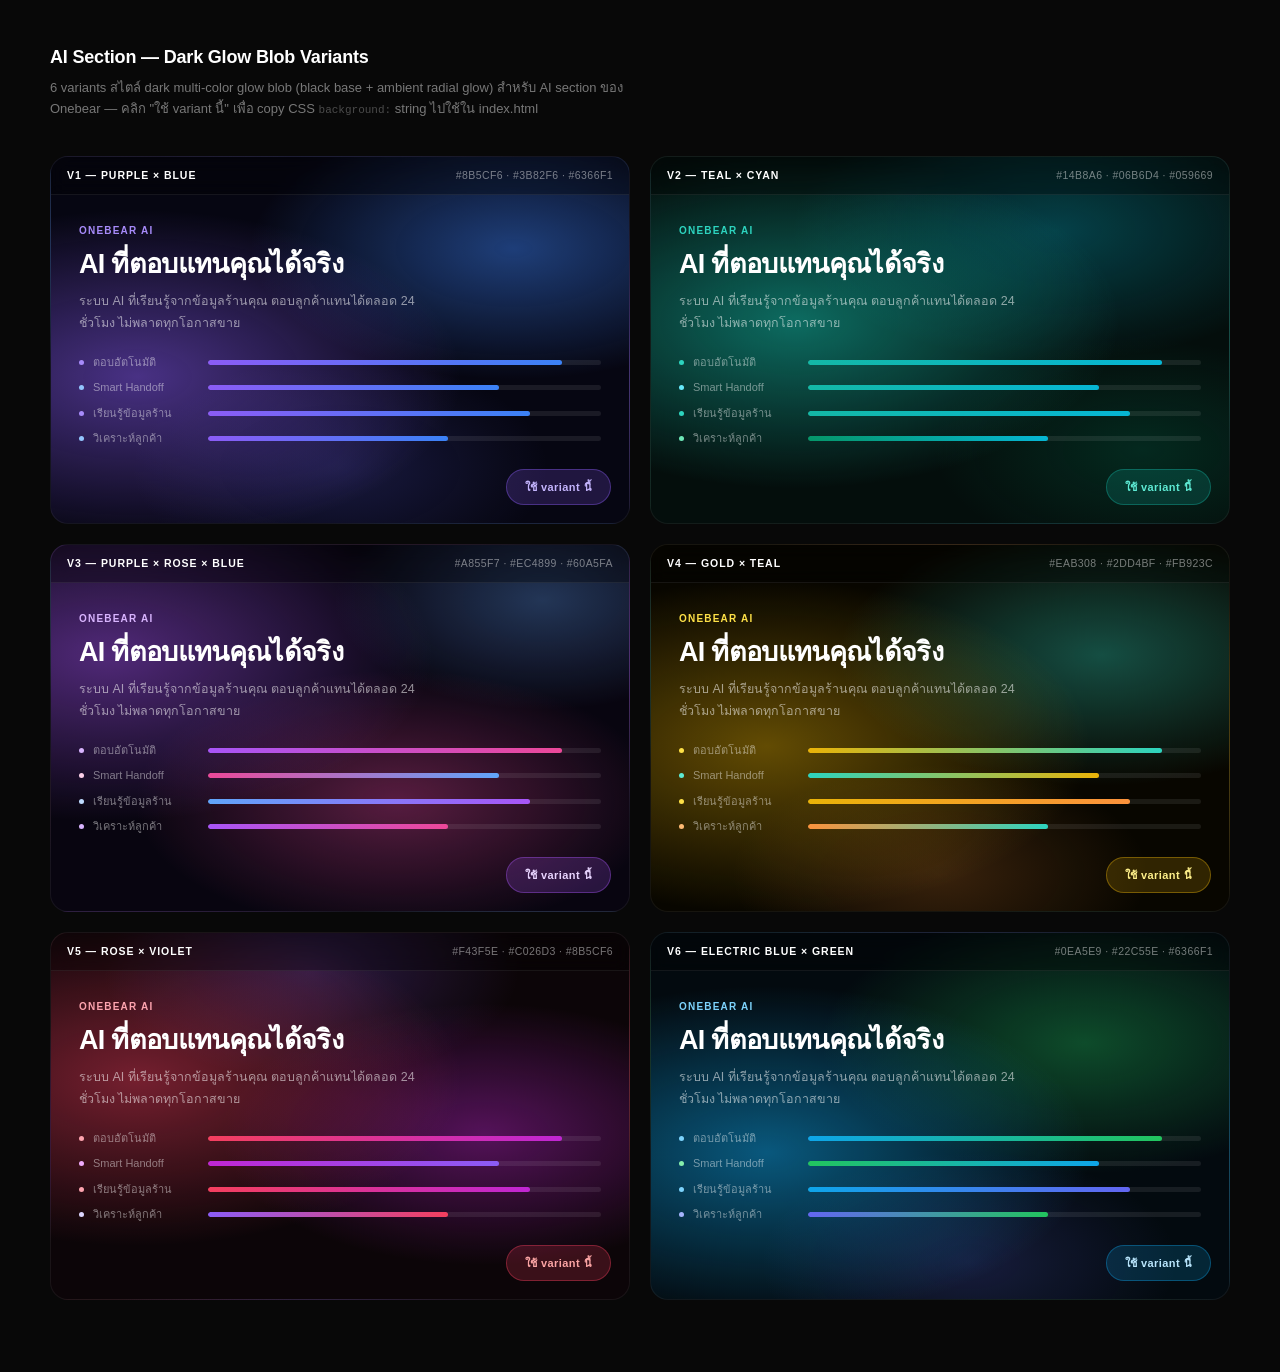
<file: _dev/ai-bg-variants.html>
<!DOCTYPE html>
<html lang="th">
<head>
<meta charset="UTF-8">
<meta name="viewport" content="width=device-width, initial-scale=1.0">
<title>AI Section — Dark Glow Blob Variants</title>

<!--
## Assumptions
- Self-contained: no external CDN, no images, no SVG backgrounds, no animation
- System font stack (ui-sans-serif / Inter family) — no Google Fonts request
- Background = pure CSS radial-gradient blobs only (per spec) — no linear-gradient base,
  solid hex color is the final layer via the CSS background shorthand
- Clipboard API with textarea fallback for older browsers
- Grid: 2×3 desktop (≥ 860px) / 1-column mobile
- Panel min-height: 280px (per spec)
- WCAG AA: white text on near-black backgrounds — all pass at > 7:1
- Focus states: 2px solid ring offset-2 in each variant's primary glow color
- prefers-reduced-motion: transitions and toast animation suppressed
- Copy button copies the full background: … ; CSS declaration string
-->

<style>
  /* ---- Reset ---- */
  *, *::before, *::after { box-sizing: border-box; margin: 0; padding: 0; }

  :root {
    --font: ui-sans-serif, -apple-system, BlinkMacSystemFont, "Segoe UI",
            "Helvetica Neue", Arial, "Noto Sans", sans-serif;
    --gap: 20px;
    --radius: 18px;
    --radius-pill: 999px;
  }

  html {
    font-family: var(--font);
    font-size: 16px;
    line-height: 1.5;
    -webkit-font-smoothing: antialiased;
    -moz-osx-font-smoothing: grayscale;
  }

  body {
    background: #080808;
    padding: 44px 24px 72px;
    color: #fff;
    min-height: 100vh;
  }

  /* ---- Page header ---- */
  .page-header {
    max-width: 1180px;
    margin: 0 auto 36px;
  }
  .page-header h1 {
    font-size: 18px;
    font-weight: 700;
    color: #fff;
    margin-bottom: 6px;
    letter-spacing: -0.01em;
  }
  .page-header p {
    font-size: 13px;
    color: rgba(255,255,255,0.45);
    max-width: 580px;
    line-height: 1.65;
  }

  /* ---- Grid ---- */
  .grid {
    display: grid;
    grid-template-columns: repeat(2, 1fr);
    gap: var(--gap);
    max-width: 1180px;
    margin: 0 auto;
  }
  @media (max-width: 860px) {
    .grid { grid-template-columns: 1fr; }
  }

  /* ---- Panel shell ---- */
  .panel {
    border-radius: var(--radius);
    overflow: hidden;
    display: flex;
    flex-direction: column;
    min-height: 280px;
    position: relative;
    border: 1px solid rgba(255,255,255,0.06);
    isolation: isolate;
  }

  /* ---- Label bar (top) ---- */
  .panel-label {
    position: relative;
    z-index: 2;
    display: flex;
    align-items: center;
    justify-content: space-between;
    gap: 12px;
    padding: 11px 16px 10px;
    background: rgba(0,0,0,0.30);
    backdrop-filter: blur(8px);
    -webkit-backdrop-filter: blur(8px);
    border-bottom: 1px solid rgba(255,255,255,0.07);
    flex-shrink: 0;
  }
  .panel-label-name {
    font-size: 10.5px;
    font-weight: 700;
    letter-spacing: 0.09em;
    text-transform: uppercase;
    color: #fff;
    white-space: nowrap;
  }
  .panel-label-hex {
    font-size: 10.5px;
    font-weight: 500;
    letter-spacing: 0.04em;
    color: rgba(255,255,255,0.45);
    font-variant-numeric: tabular-nums;
    text-align: right;
    white-space: nowrap;
    overflow: hidden;
    text-overflow: ellipsis;
    max-width: 260px;
  }

  /* ---- Panel body ---- */
  .panel-body {
    flex: 1;
    display: flex;
    flex-direction: column;
    justify-content: center;
    padding: 28px 28px 76px;
    position: relative;
    z-index: 1;
  }

  /* ---- Dummy content ---- */
  .eyebrow {
    font-size: 10px;
    font-weight: 700;
    letter-spacing: 0.12em;
    text-transform: uppercase;
    margin-bottom: 10px;
  }
  .headline {
    font-size: clamp(20px, 2.4vw, 27px);
    font-weight: 800;
    color: #fff;
    line-height: 1.25;
    margin-bottom: 10px;
    letter-spacing: -0.025em;
  }
  .subtext {
    font-size: 12.5px;
    color: rgba(255,255,255,0.55);
    max-width: 340px;
    line-height: 1.70;
    margin-bottom: 20px;
  }

  /* ---- Feature list ---- */
  .feature-list {
    display: flex;
    flex-direction: column;
    gap: 9px;
  }
  .feature-row {
    display: flex;
    align-items: center;
    gap: 9px;
  }
  .feature-dot {
    width: 5px;
    height: 5px;
    border-radius: 50%;
    flex-shrink: 0;
  }
  .feature-label {
    font-size: 11px;
    color: rgba(255,255,255,0.45);
    width: 106px;
    flex-shrink: 0;
    white-space: nowrap;
    overflow: hidden;
    text-overflow: ellipsis;
  }
  .bar-wrap {
    flex: 1;
    height: 5px;
    background: rgba(255,255,255,0.08);
    border-radius: var(--radius-pill);
    overflow: hidden;
  }
  .bar-fill {
    height: 100%;
    border-radius: var(--radius-pill);
  }

  /* ---- Copy button ---- */
  .copy-btn {
    position: absolute;
    bottom: 18px;
    right: 18px;
    z-index: 3;
    font-family: var(--font);
    font-size: 11px;
    font-weight: 600;
    letter-spacing: 0.04em;
    border: none;
    border-radius: var(--radius-pill);
    padding: 8px 18px;
    cursor: pointer;
    transition: opacity 150ms ease, transform 150ms ease;
    min-height: 34px;
    min-width: 44px;
  }
  .copy-btn:hover { opacity: 0.80; }
  .copy-btn:active { transform: scale(0.95); }
  .copy-btn:focus-visible {
    outline: 2px solid rgba(255,255,255,0.70);
    outline-offset: 3px;
  }

  /* ---- Toast ---- */
  #toast {
    position: fixed;
    bottom: 28px;
    left: 50%;
    transform: translateX(-50%) translateY(16px);
    background: rgba(12,12,16,0.96);
    border: 1px solid rgba(255,255,255,0.10);
    color: #fff;
    font-size: 12px;
    font-weight: 500;
    padding: 10px 22px;
    border-radius: var(--radius-pill);
    opacity: 0;
    pointer-events: none;
    transition: opacity 180ms ease, transform 180ms ease;
    z-index: 9999;
    backdrop-filter: blur(10px);
    -webkit-backdrop-filter: blur(10px);
    white-space: nowrap;
    letter-spacing: 0.01em;
  }
  #toast.show {
    opacity: 1;
    transform: translateX(-50%) translateY(0);
  }

  /* ---- Reduced motion ---- */
  @media (prefers-reduced-motion: reduce) {
    .copy-btn    { transition: none; }
    #toast       { transition: none; }
  }
</style>
</head>
<body>

<div class="page-header">
  <h1>AI Section — Dark Glow Blob Variants</h1>
  <p>6 variants สไตล์ dark multi-color glow blob (black base + ambient radial glow) สำหรับ AI section ของ Onebear — คลิก "ใช้ variant นี้" เพื่อ copy CSS <code style="font-size:11px;opacity:.6">background:</code> string ไปใช้ใน index.html</p>
</div>

<div class="grid">

  <!-- =====================================================
       V1 — Purple × Blue  (BITWORF-style)
       Base: #060612
       B1: rgba(139,92,246,0.50)   violet  @ 15% 60%
       B2: rgba(59,130,246,0.45)   blue    @ 80% 25%
       B3: rgba(99,102,241,0.20)   indigo  @ 50% 85%
  ===================================================== -->
  <div class="panel" style="background:
    radial-gradient(ellipse 80% 65% at 15% 60%, rgba(139,92,246,0.50) 0%, transparent 70%),
    radial-gradient(ellipse 70% 55% at 80% 25%, rgba(59,130,246,0.45) 0%, transparent 65%),
    radial-gradient(ellipse 60% 50% at 50% 85%, rgba(99,102,241,0.20) 0%, transparent 60%),
    #060612;">
    <div class="panel-label">
      <span class="panel-label-name">V1 — Purple × Blue</span>
      <span class="panel-label-hex">#8B5CF6 · #3B82F6 · #6366F1</span>
    </div>
    <div class="panel-body">
      <p class="eyebrow" style="color:#A78BFA">Onebear AI</p>
      <h2 class="headline">AI ที่ตอบแทนคุณได้จริง</h2>
      <p class="subtext">ระบบ AI ที่เรียนรู้จากข้อมูลร้านคุณ ตอบลูกค้าแทนได้ตลอด 24 ชั่วโมง ไม่พลาดทุกโอกาสขาย</p>
      <div class="feature-list">
        <div class="feature-row">
          <span class="feature-dot" style="background:#A78BFA"></span>
          <span class="feature-label">ตอบอัตโนมัติ</span>
          <div class="bar-wrap"><div class="bar-fill" style="width:90%;background:linear-gradient(90deg,#8B5CF6,#3B82F6)"></div></div>
        </div>
        <div class="feature-row">
          <span class="feature-dot" style="background:#93C5FD"></span>
          <span class="feature-label">Smart Handoff</span>
          <div class="bar-wrap"><div class="bar-fill" style="width:74%;background:linear-gradient(90deg,#8B5CF6,#3B82F6)"></div></div>
        </div>
        <div class="feature-row">
          <span class="feature-dot" style="background:#A78BFA"></span>
          <span class="feature-label">เรียนรู้ข้อมูลร้าน</span>
          <div class="bar-wrap"><div class="bar-fill" style="width:82%;background:linear-gradient(90deg,#8B5CF6,#3B82F6)"></div></div>
        </div>
        <div class="feature-row">
          <span class="feature-dot" style="background:#93C5FD"></span>
          <span class="feature-label">วิเคราะห์ลูกค้า</span>
          <div class="bar-wrap"><div class="bar-fill" style="width:61%;background:linear-gradient(90deg,#8B5CF6,#3B82F6)"></div></div>
        </div>
      </div>
    </div>
    <button class="copy-btn"
      style="background:rgba(139,92,246,0.20);color:#C4B5FD;border:1px solid rgba(139,92,246,0.38)"
      onclick="copyVariant('radial-gradient(ellipse 80% 65% at 15% 60%, rgba(139,92,246,0.50) 0%, transparent 70%), radial-gradient(ellipse 70% 55% at 80% 25%, rgba(59,130,246,0.45) 0%, transparent 65%), radial-gradient(ellipse 60% 50% at 50% 85%, rgba(99,102,241,0.20) 0%, transparent 60%), #060612', this)"
      aria-label="Copy V1 Purple × Blue CSS background">ใช้ variant นี้</button>
  </div>

  <!-- =====================================================
       V2 — Teal × Cyan  (aclitec-style)
       Base: #040E0C
       B1: rgba(20,184,166,0.55)   teal    @ 25% 45%
       B2: rgba(6,182,212,0.30)    cyan    @ 70% 20%
       B3: rgba(5,150,105,0.20)    emerald @ 85% 80%
  ===================================================== -->
  <div class="panel" style="background:
    radial-gradient(ellipse 80% 65% at 25% 45%, rgba(20,184,166,0.55) 0%, transparent 70%),
    radial-gradient(ellipse 70% 55% at 70% 20%, rgba(6,182,212,0.30) 0%, transparent 65%),
    radial-gradient(ellipse 60% 50% at 85% 80%, rgba(5,150,105,0.20) 0%, transparent 60%),
    #040E0C;">
    <div class="panel-label">
      <span class="panel-label-name">V2 — Teal × Cyan</span>
      <span class="panel-label-hex">#14B8A6 · #06B6D4 · #059669</span>
    </div>
    <div class="panel-body">
      <p class="eyebrow" style="color:#2DD4BF">Onebear AI</p>
      <h2 class="headline">AI ที่ตอบแทนคุณได้จริง</h2>
      <p class="subtext">ระบบ AI ที่เรียนรู้จากข้อมูลร้านคุณ ตอบลูกค้าแทนได้ตลอด 24 ชั่วโมง ไม่พลาดทุกโอกาสขาย</p>
      <div class="feature-list">
        <div class="feature-row">
          <span class="feature-dot" style="background:#2DD4BF"></span>
          <span class="feature-label">ตอบอัตโนมัติ</span>
          <div class="bar-wrap"><div class="bar-fill" style="width:90%;background:linear-gradient(90deg,#14B8A6,#06B6D4)"></div></div>
        </div>
        <div class="feature-row">
          <span class="feature-dot" style="background:#67E8F9"></span>
          <span class="feature-label">Smart Handoff</span>
          <div class="bar-wrap"><div class="bar-fill" style="width:74%;background:linear-gradient(90deg,#14B8A6,#06B6D4)"></div></div>
        </div>
        <div class="feature-row">
          <span class="feature-dot" style="background:#2DD4BF"></span>
          <span class="feature-label">เรียนรู้ข้อมูลร้าน</span>
          <div class="bar-wrap"><div class="bar-fill" style="width:82%;background:linear-gradient(90deg,#14B8A6,#06B6D4)"></div></div>
        </div>
        <div class="feature-row">
          <span class="feature-dot" style="background:#6EE7B7"></span>
          <span class="feature-label">วิเคราะห์ลูกค้า</span>
          <div class="bar-wrap"><div class="bar-fill" style="width:61%;background:linear-gradient(90deg,#059669,#06B6D4)"></div></div>
        </div>
      </div>
    </div>
    <button class="copy-btn"
      style="background:rgba(20,184,166,0.18);color:#5EEAD4;border:1px solid rgba(20,184,166,0.36)"
      onclick="copyVariant('radial-gradient(ellipse 80% 65% at 25% 45%, rgba(20,184,166,0.55) 0%, transparent 70%), radial-gradient(ellipse 70% 55% at 70% 20%, rgba(6,182,212,0.30) 0%, transparent 65%), radial-gradient(ellipse 60% 50% at 85% 80%, rgba(5,150,105,0.20) 0%, transparent 60%), #040E0C', this)"
      aria-label="Copy V2 Teal × Cyan CSS background">ใช้ variant นี้</button>
  </div>

  <!-- =====================================================
       V3 — Purple × Rose × Blue  (tri-color)
       Base: #080510
       B1: rgba(168,85,247,0.45)   purple  @ 10% 30%
       B2: rgba(236,72,153,0.35)   rose    @ 60% 70%
       B3: rgba(96,165,250,0.30)   blue    @ 85% 15%
  ===================================================== -->
  <div class="panel" style="background:
    radial-gradient(ellipse 80% 65% at 10% 30%, rgba(168,85,247,0.45) 0%, transparent 70%),
    radial-gradient(ellipse 70% 55% at 60% 70%, rgba(236,72,153,0.35) 0%, transparent 65%),
    radial-gradient(ellipse 60% 50% at 85% 15%, rgba(96,165,250,0.30) 0%, transparent 60%),
    #080510;">
    <div class="panel-label">
      <span class="panel-label-name">V3 — Purple × Rose × Blue</span>
      <span class="panel-label-hex">#A855F7 · #EC4899 · #60A5FA</span>
    </div>
    <div class="panel-body">
      <p class="eyebrow" style="color:#D8B4FE">Onebear AI</p>
      <h2 class="headline">AI ที่ตอบแทนคุณได้จริง</h2>
      <p class="subtext">ระบบ AI ที่เรียนรู้จากข้อมูลร้านคุณ ตอบลูกค้าแทนได้ตลอด 24 ชั่วโมง ไม่พลาดทุกโอกาสขาย</p>
      <div class="feature-list">
        <div class="feature-row">
          <span class="feature-dot" style="background:#D8B4FE"></span>
          <span class="feature-label">ตอบอัตโนมัติ</span>
          <div class="bar-wrap"><div class="bar-fill" style="width:90%;background:linear-gradient(90deg,#A855F7,#EC4899)"></div></div>
        </div>
        <div class="feature-row">
          <span class="feature-dot" style="background:#FBCFE8"></span>
          <span class="feature-label">Smart Handoff</span>
          <div class="bar-wrap"><div class="bar-fill" style="width:74%;background:linear-gradient(90deg,#EC4899,#60A5FA)"></div></div>
        </div>
        <div class="feature-row">
          <span class="feature-dot" style="background:#BFDBFE"></span>
          <span class="feature-label">เรียนรู้ข้อมูลร้าน</span>
          <div class="bar-wrap"><div class="bar-fill" style="width:82%;background:linear-gradient(90deg,#60A5FA,#A855F7)"></div></div>
        </div>
        <div class="feature-row">
          <span class="feature-dot" style="background:#D8B4FE"></span>
          <span class="feature-label">วิเคราะห์ลูกค้า</span>
          <div class="bar-wrap"><div class="bar-fill" style="width:61%;background:linear-gradient(90deg,#A855F7,#EC4899)"></div></div>
        </div>
      </div>
    </div>
    <button class="copy-btn"
      style="background:rgba(168,85,247,0.20);color:#E9D5FF;border:1px solid rgba(168,85,247,0.38)"
      onclick="copyVariant('radial-gradient(ellipse 80% 65% at 10% 30%, rgba(168,85,247,0.45) 0%, transparent 70%), radial-gradient(ellipse 70% 55% at 60% 70%, rgba(236,72,153,0.35) 0%, transparent 65%), radial-gradient(ellipse 60% 50% at 85% 15%, rgba(96,165,250,0.30) 0%, transparent 60%), #080510', this)"
      aria-label="Copy V3 Purple × Rose × Blue CSS background">ใช้ variant นี้</button>
  </div>

  <!-- =====================================================
       V4 — Gold × Teal  (warm meets cool)
       Base: #080600
       B1: rgba(234,179,8,0.40)    amber   @ 20% 55%
       B2: rgba(45,212,191,0.35)   teal    @ 78% 30%
       B3: rgba(251,146,60,0.20)   orange  @ 50% 90%
  ===================================================== -->
  <div class="panel" style="background:
    radial-gradient(ellipse 80% 65% at 20% 55%, rgba(234,179,8,0.40) 0%, transparent 70%),
    radial-gradient(ellipse 70% 55% at 78% 30%, rgba(45,212,191,0.35) 0%, transparent 65%),
    radial-gradient(ellipse 60% 50% at 50% 90%, rgba(251,146,60,0.20) 0%, transparent 60%),
    #080600;">
    <div class="panel-label">
      <span class="panel-label-name">V4 — Gold × Teal</span>
      <span class="panel-label-hex">#EAB308 · #2DD4BF · #FB923C</span>
    </div>
    <div class="panel-body">
      <p class="eyebrow" style="color:#FDE047">Onebear AI</p>
      <h2 class="headline">AI ที่ตอบแทนคุณได้จริง</h2>
      <p class="subtext">ระบบ AI ที่เรียนรู้จากข้อมูลร้านคุณ ตอบลูกค้าแทนได้ตลอด 24 ชั่วโมง ไม่พลาดทุกโอกาสขาย</p>
      <div class="feature-list">
        <div class="feature-row">
          <span class="feature-dot" style="background:#FDE047"></span>
          <span class="feature-label">ตอบอัตโนมัติ</span>
          <div class="bar-wrap"><div class="bar-fill" style="width:90%;background:linear-gradient(90deg,#EAB308,#2DD4BF)"></div></div>
        </div>
        <div class="feature-row">
          <span class="feature-dot" style="background:#5EEAD4"></span>
          <span class="feature-label">Smart Handoff</span>
          <div class="bar-wrap"><div class="bar-fill" style="width:74%;background:linear-gradient(90deg,#2DD4BF,#EAB308)"></div></div>
        </div>
        <div class="feature-row">
          <span class="feature-dot" style="background:#FDE047"></span>
          <span class="feature-label">เรียนรู้ข้อมูลร้าน</span>
          <div class="bar-wrap"><div class="bar-fill" style="width:82%;background:linear-gradient(90deg,#EAB308,#FB923C)"></div></div>
        </div>
        <div class="feature-row">
          <span class="feature-dot" style="background:#FDBA74"></span>
          <span class="feature-label">วิเคราะห์ลูกค้า</span>
          <div class="bar-wrap"><div class="bar-fill" style="width:61%;background:linear-gradient(90deg,#FB923C,#2DD4BF)"></div></div>
        </div>
      </div>
    </div>
    <button class="copy-btn"
      style="background:rgba(234,179,8,0.18);color:#FEF08A;border:1px solid rgba(234,179,8,0.38)"
      onclick="copyVariant('radial-gradient(ellipse 80% 65% at 20% 55%, rgba(234,179,8,0.40) 0%, transparent 70%), radial-gradient(ellipse 70% 55% at 78% 30%, rgba(45,212,191,0.35) 0%, transparent 65%), radial-gradient(ellipse 60% 50% at 50% 90%, rgba(251,146,60,0.20) 0%, transparent 60%), #080600', this)"
      aria-label="Copy V4 Gold × Teal CSS background">ใช้ variant นี้</button>
  </div>

  <!-- =====================================================
       V5 — Rose × Violet  (warm dark)
       Base: #0C0508
       B1: rgba(244,63,94,0.45)    rose    @ 15% 40%
       B2: rgba(192,38,211,0.40)   fuchsia @ 75% 55%
       B3: rgba(139,92,246,0.25)   violet  @ 45% 10%
  ===================================================== -->
  <div class="panel" style="background:
    radial-gradient(ellipse 80% 65% at 15% 40%, rgba(244,63,94,0.45) 0%, transparent 70%),
    radial-gradient(ellipse 70% 55% at 75% 55%, rgba(192,38,211,0.40) 0%, transparent 65%),
    radial-gradient(ellipse 60% 50% at 45% 10%, rgba(139,92,246,0.25) 0%, transparent 60%),
    #0C0508;">
    <div class="panel-label">
      <span class="panel-label-name">V5 — Rose × Violet</span>
      <span class="panel-label-hex">#F43F5E · #C026D3 · #8B5CF6</span>
    </div>
    <div class="panel-body">
      <p class="eyebrow" style="color:#FDA4AF">Onebear AI</p>
      <h2 class="headline">AI ที่ตอบแทนคุณได้จริง</h2>
      <p class="subtext">ระบบ AI ที่เรียนรู้จากข้อมูลร้านคุณ ตอบลูกค้าแทนได้ตลอด 24 ชั่วโมง ไม่พลาดทุกโอกาสขาย</p>
      <div class="feature-list">
        <div class="feature-row">
          <span class="feature-dot" style="background:#FDA4AF"></span>
          <span class="feature-label">ตอบอัตโนมัติ</span>
          <div class="bar-wrap"><div class="bar-fill" style="width:90%;background:linear-gradient(90deg,#F43F5E,#C026D3)"></div></div>
        </div>
        <div class="feature-row">
          <span class="feature-dot" style="background:#F0ABFC"></span>
          <span class="feature-label">Smart Handoff</span>
          <div class="bar-wrap"><div class="bar-fill" style="width:74%;background:linear-gradient(90deg,#C026D3,#8B5CF6)"></div></div>
        </div>
        <div class="feature-row">
          <span class="feature-dot" style="background:#FDA4AF"></span>
          <span class="feature-label">เรียนรู้ข้อมูลร้าน</span>
          <div class="bar-wrap"><div class="bar-fill" style="width:82%;background:linear-gradient(90deg,#F43F5E,#C026D3)"></div></div>
        </div>
        <div class="feature-row">
          <span class="feature-dot" style="background:#DDD6FE"></span>
          <span class="feature-label">วิเคราะห์ลูกค้า</span>
          <div class="bar-wrap"><div class="bar-fill" style="width:61%;background:linear-gradient(90deg,#8B5CF6,#F43F5E)"></div></div>
        </div>
      </div>
    </div>
    <button class="copy-btn"
      style="background:rgba(244,63,94,0.20);color:#FCA5A5;border:1px solid rgba(244,63,94,0.38)"
      onclick="copyVariant('radial-gradient(ellipse 80% 65% at 15% 40%, rgba(244,63,94,0.45) 0%, transparent 70%), radial-gradient(ellipse 70% 55% at 75% 55%, rgba(192,38,211,0.40) 0%, transparent 65%), radial-gradient(ellipse 60% 50% at 45% 10%, rgba(139,92,246,0.25) 0%, transparent 60%), #0C0508', this)"
      aria-label="Copy V5 Rose × Violet CSS background">ใช้ variant นี้</button>
  </div>

  <!-- =====================================================
       V6 — Electric Blue × Green  (cyber)
       Base: #030A0F
       B1: rgba(14,165,233,0.50)   sky-blue @ 20% 60%
       B2: rgba(34,197,94,0.35)    green    @ 75% 30%
       B3: rgba(99,102,241,0.20)   indigo   @ 55% 90%
  ===================================================== -->
  <div class="panel" style="background:
    radial-gradient(ellipse 80% 65% at 20% 60%, rgba(14,165,233,0.50) 0%, transparent 70%),
    radial-gradient(ellipse 70% 55% at 75% 30%, rgba(34,197,94,0.35) 0%, transparent 65%),
    radial-gradient(ellipse 60% 50% at 55% 90%, rgba(99,102,241,0.20) 0%, transparent 60%),
    #030A0F;">
    <div class="panel-label">
      <span class="panel-label-name">V6 — Electric Blue × Green</span>
      <span class="panel-label-hex">#0EA5E9 · #22C55E · #6366F1</span>
    </div>
    <div class="panel-body">
      <p class="eyebrow" style="color:#7DD3FC">Onebear AI</p>
      <h2 class="headline">AI ที่ตอบแทนคุณได้จริง</h2>
      <p class="subtext">ระบบ AI ที่เรียนรู้จากข้อมูลร้านคุณ ตอบลูกค้าแทนได้ตลอด 24 ชั่วโมง ไม่พลาดทุกโอกาสขาย</p>
      <div class="feature-list">
        <div class="feature-row">
          <span class="feature-dot" style="background:#7DD3FC"></span>
          <span class="feature-label">ตอบอัตโนมัติ</span>
          <div class="bar-wrap"><div class="bar-fill" style="width:90%;background:linear-gradient(90deg,#0EA5E9,#22C55E)"></div></div>
        </div>
        <div class="feature-row">
          <span class="feature-dot" style="background:#86EFAC"></span>
          <span class="feature-label">Smart Handoff</span>
          <div class="bar-wrap"><div class="bar-fill" style="width:74%;background:linear-gradient(90deg,#22C55E,#0EA5E9)"></div></div>
        </div>
        <div class="feature-row">
          <span class="feature-dot" style="background:#7DD3FC"></span>
          <span class="feature-label">เรียนรู้ข้อมูลร้าน</span>
          <div class="bar-wrap"><div class="bar-fill" style="width:82%;background:linear-gradient(90deg,#0EA5E9,#6366F1)"></div></div>
        </div>
        <div class="feature-row">
          <span class="feature-dot" style="background:#A5B4FC"></span>
          <span class="feature-label">วิเคราะห์ลูกค้า</span>
          <div class="bar-wrap"><div class="bar-fill" style="width:61%;background:linear-gradient(90deg,#6366F1,#22C55E)"></div></div>
        </div>
      </div>
    </div>
    <button class="copy-btn"
      style="background:rgba(14,165,233,0.18);color:#BAE6FD;border:1px solid rgba(14,165,233,0.36)"
      onclick="copyVariant('radial-gradient(ellipse 80% 65% at 20% 60%, rgba(14,165,233,0.50) 0%, transparent 70%), radial-gradient(ellipse 70% 55% at 75% 30%, rgba(34,197,94,0.35) 0%, transparent 65%), radial-gradient(ellipse 60% 50% at 55% 90%, rgba(99,102,241,0.20) 0%, transparent 60%), #030A0F', this)"
      aria-label="Copy V6 Electric Blue × Green CSS background">ใช้ variant นี้</button>
  </div>

</div><!-- /.grid -->

<!-- Toast -->
<div id="toast" role="status" aria-live="polite" aria-atomic="true">Copied!</div>

<script>
  function copyVariant(cssValue, btn) {
    var text = 'background:\n  ' + cssValue.replace(/\), /g, '),\n  ') + ';';
    var original = btn.textContent;

    function onSuccess() {
      btn.textContent = 'Copied!';
      btn.disabled = true;
      showToast();
      setTimeout(function () {
        btn.textContent = original;
        btn.disabled = false;
      }, 1800);
    }

    if (navigator.clipboard && navigator.clipboard.writeText) {
      navigator.clipboard.writeText(text).then(onSuccess).catch(function () {
        fallback(text, onSuccess);
      });
    } else {
      fallback(text, onSuccess);
    }
  }

  function fallback(text, cb) {
    var ta = document.createElement('textarea');
    ta.value = text;
    ta.style.cssText = 'position:fixed;top:0;left:0;opacity:0;pointer-events:none';
    document.body.appendChild(ta);
    ta.focus();
    ta.select();
    try { document.execCommand('copy'); cb(); }
    catch (e) { alert('Copy failed.\n\n' + text); }
    document.body.removeChild(ta);
  }

  function showToast() {
    var t = document.getElementById('toast');
    t.classList.remove('show');
    /* force reflow so re-trigger animation works */
    void t.offsetWidth;
    t.classList.add('show');
    setTimeout(function () { t.classList.remove('show'); }, 2200);
  }
</script>

</body>
</html>
</file>
